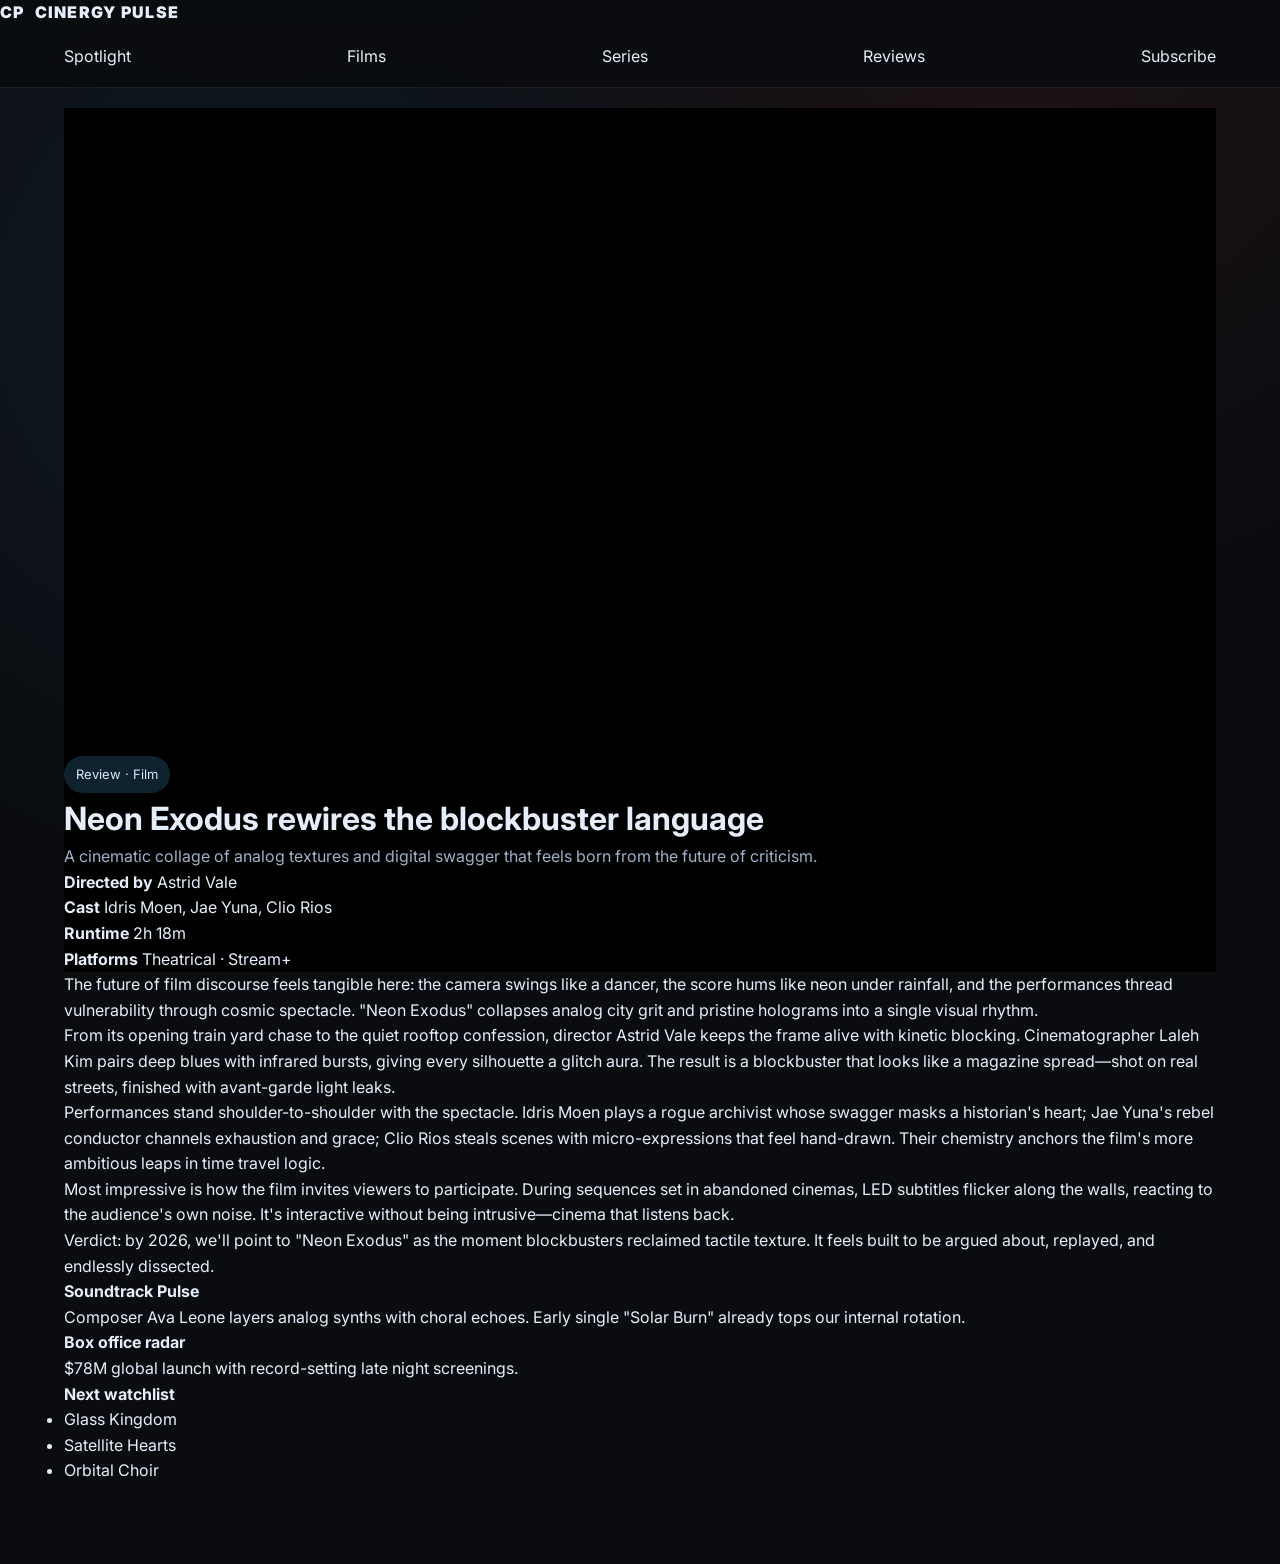
<file: article.html>
<!DOCTYPE html>
<html lang="en">
<head>
  <meta charset="UTF-8" />
  <meta name="viewport" content="width=device-width, initial-scale=1.0" />
  <title>Neon Exodus Review | Cinergy Pulse</title>
  <link rel="stylesheet" href="assets/css/styles.css" />
</head>
<body>
  <header>
    <div class="navbar">
      <div class="logo">
        <div class="logo-mark">CP</div>
        Cinergy Pulse
      </div>
      <nav class="nav-links">
        <a href="index.html">Spotlight</a>
        <a href="movies.html">Films</a>
        <a href="tv.html">Series</a>
        <a href="article.html">Reviews</a>
        <a class="cta" href="#">Subscribe</a>
      </nav>
    </div>
  </header>

  <main class="main">
    <div class="article-hero">
      <iframe src="https://www.youtube.com/embed/dQw4w9WgXcQ" title="Neon Exodus Trailer" allowfullscreen></iframe>
      <div class="article-meta">
        <div class="badge">Review · Film</div>
        <h1>Neon Exodus rewires the blockbuster language</h1>
        <p class="muted">A cinematic collage of analog textures and digital swagger that feels born from the future of criticism.</p>
        <div class="details-grid">
          <div class="pill"><strong>Directed by</strong> Astrid Vale</div>
          <div class="pill"><strong>Cast</strong> Idris Moen, Jae Yuna, Clio Rios</div>
          <div class="pill"><strong>Runtime</strong> 2h 18m</div>
          <div class="pill"><strong>Platforms</strong> Theatrical · Stream+</div>
        </div>
      </div>
    </div>

    <div class="article-layout">
      <article>
        <p>The future of film discourse feels tangible here: the camera swings like a dancer, the score hums like neon under rainfall, and the performances thread vulnerability through cosmic spectacle. "Neon Exodus" collapses analog city grit and pristine holograms into a single visual rhythm.</p>
        <p>From its opening train yard chase to the quiet rooftop confession, director Astrid Vale keeps the frame alive with kinetic blocking. Cinematographer Laleh Kim pairs deep blues with infrared bursts, giving every silhouette a glitch aura. The result is a blockbuster that looks like a magazine spread—shot on real streets, finished with avant-garde light leaks.</p>
        <p>Performances stand shoulder-to-shoulder with the spectacle. Idris Moen plays a rogue archivist whose swagger masks a historian's heart; Jae Yuna's rebel conductor channels exhaustion and grace; Clio Rios steals scenes with micro-expressions that feel hand-drawn. Their chemistry anchors the film's more ambitious leaps in time travel logic.</p>
        <p>Most impressive is how the film invites viewers to participate. During sequences set in abandoned cinemas, LED subtitles flicker along the walls, reacting to the audience's own noise. It's interactive without being intrusive—cinema that listens back.</p>
        <p>Verdict: by 2026, we'll point to "Neon Exodus" as the moment blockbusters reclaimed tactile texture. It feels built to be argued about, replayed, and endlessly dissected.</p>
      </article>

      <aside class="sidebar">
        <div class="sidebar-card">
          <h4>Soundtrack Pulse</h4>
          <p>Composer Ava Leone layers analog synths with choral echoes. Early single "Solar Burn" already tops our internal rotation.</p>
        </div>
        <div class="sidebar-card">
          <h4>Box office radar</h4>
          <p>$78M global launch with record-setting late night screenings.</p>
        </div>
        <div class="sidebar-card">
          <h4>Next watchlist</h4>
          <ul>
            <li><a href="https://youtu.be/T7HYjJ4yd_Y" target="_blank" rel="noreferrer">Glass Kingdom</a></li>
            <li><a href="https://youtu.be/1La4QzGeaaQ" target="_blank" rel="noreferrer">Satellite Hearts</a></li>
            <li><a href="https://youtu.be/qbkhKqVvy8U" target="_blank" rel="noreferrer">Orbital Choir</a></li>
          </ul>
        </div>
      </aside>
    </div>
  </main>
</body>
</html>
</file>
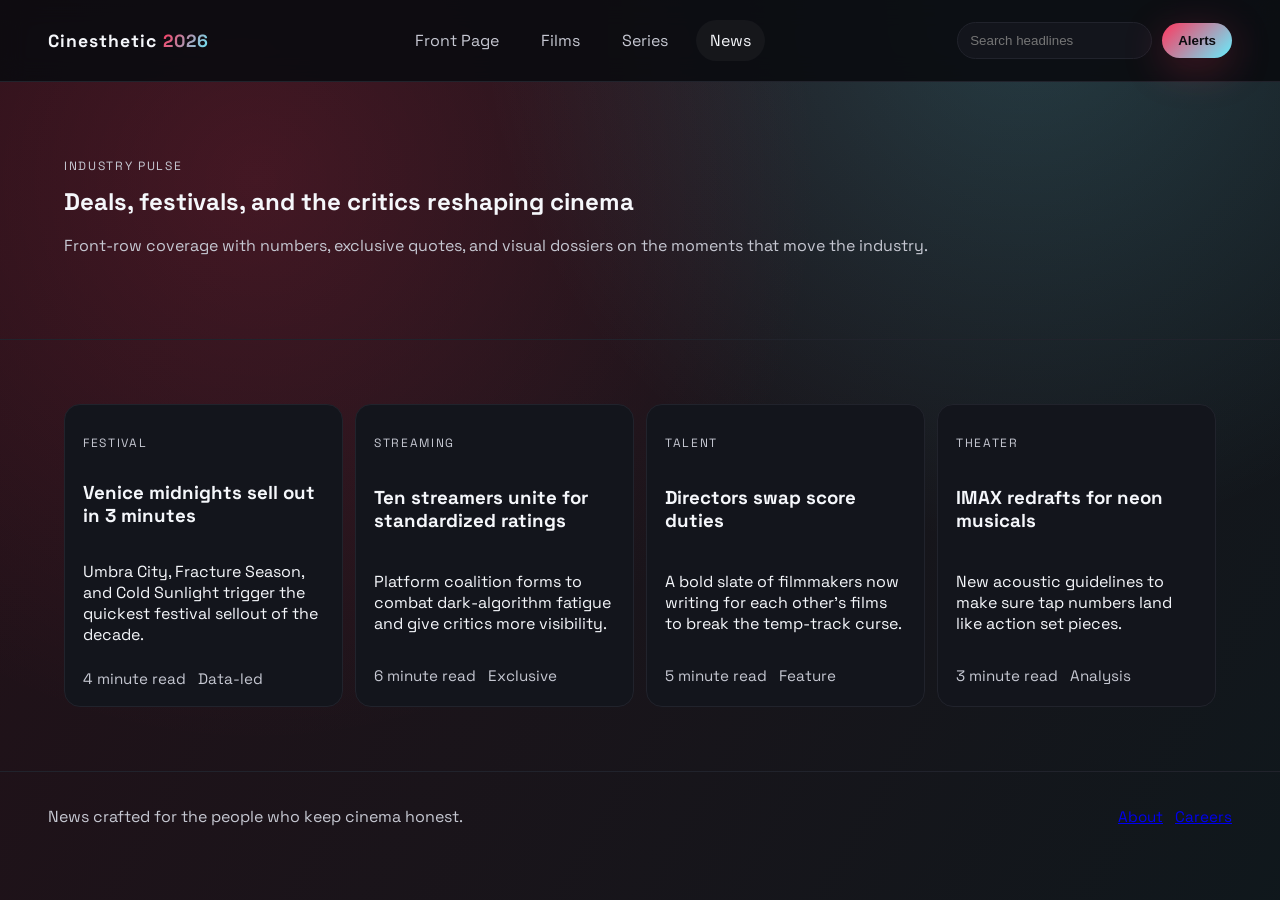
<file: news.html>
<!DOCTYPE html>
<html lang="en">
<head>
  <meta charset="UTF-8" />
  <meta name="viewport" content="width=device-width, initial-scale=1.0" />
  <title>Cinesthetic | News Pulse</title>
  <link rel="preconnect" href="https://fonts.googleapis.com">
  <link rel="preconnect" href="https://fonts.gstatic.com" crossorigin>
  <link href="https://fonts.googleapis.com/css2?family=Space+Grotesk:wght@400;500;600;700&display=swap" rel="stylesheet">
  <link rel="stylesheet" href="styles.css" />
</head>
<body class="page--dark">
  <header class="site-header">
    <div class="logo">Cinesthetic<span>2026</span></div>
    <nav class="main-nav">
      <a href="index.html">Front Page</a>
      <a href="movies.html">Films</a>
      <a href="tv.html">Series</a>
      <a href="news.html" class="active">News</a>
    </nav>
    <div class="header-actions">
      <input type="search" placeholder="Search headlines" aria-label="Search headlines" />
      <button class="pill-btn">Alerts</button>
    </div>
  </header>

  <main>
    <section class="page-hero">
      <div>
        <p class="kicker">Industry Pulse</p>
        <h1>Deals, festivals, and the critics reshaping cinema</h1>
        <p class="lede">Front-row coverage with numbers, exclusive quotes, and visual dossiers on the moments that move the industry.</p>
      </div>
    </section>

    <section class="news-grid" aria-label="Latest headlines">
      <article class="news-card">
        <p class="kicker">Festival</p>
        <h3>Venice midnights sell out in 3 minutes</h3>
        <p>Umbra City, Fracture Season, and Cold Sunlight trigger the quickest festival sellout of the decade.</p>
        <div class="meta-row"><span>4 minute read</span><span>Data-led</span></div>
      </article>
      <article class="news-card">
        <p class="kicker">Streaming</p>
        <h3>Ten streamers unite for standardized ratings</h3>
        <p>Platform coalition forms to combat dark-algorithm fatigue and give critics more visibility.</p>
        <div class="meta-row"><span>6 minute read</span><span>Exclusive</span></div>
      </article>
      <article class="news-card">
        <p class="kicker">Talent</p>
        <h3>Directors swap score duties</h3>
        <p>A bold slate of filmmakers now writing for each other's films to break the temp-track curse.</p>
        <div class="meta-row"><span>5 minute read</span><span>Feature</span></div>
      </article>
      <article class="news-card">
        <p class="kicker">Theater</p>
        <h3>IMAX redrafts for neon musicals</h3>
        <p>New acoustic guidelines to make sure tap numbers land like action set pieces.</p>
        <div class="meta-row"><span>3 minute read</span><span>Analysis</span></div>
      </article>
    </section>
  </main>

  <footer class="site-footer">
    <p>News crafted for the people who keep cinema honest.</p>
    <div class="meta-row">
      <a href="#">About</a>
      <a href="#">Careers</a>
    </div>
  </footer>
</body>
</html>
</file>
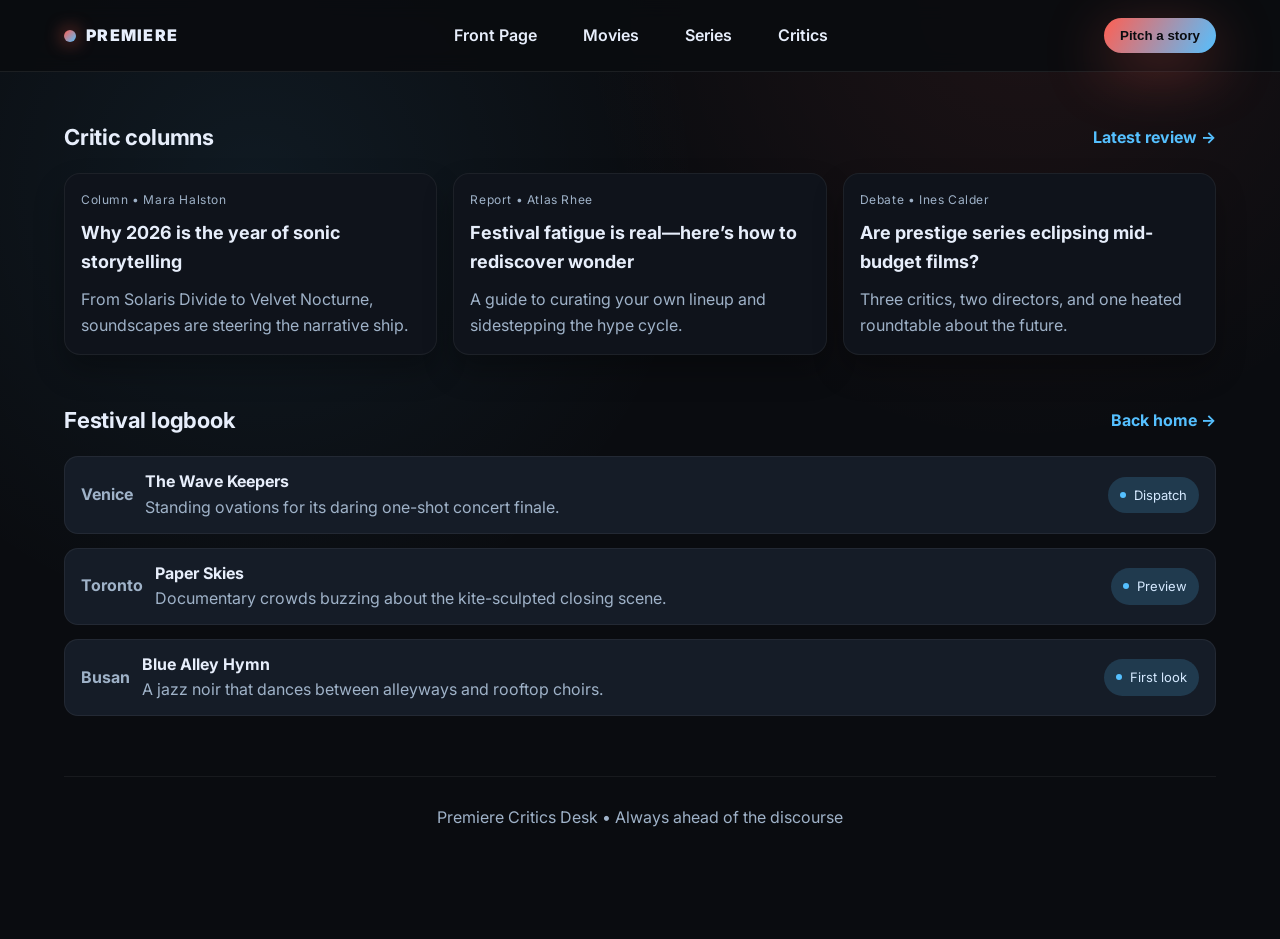
<file: reviews.html>
<!DOCTYPE html>
<html lang="en">
<head>
  <meta charset="UTF-8" />
  <meta name="viewport" content="width=device-width, initial-scale=1.0" />
  <title>Critics Desk | Premiere</title>
  <link rel="stylesheet" href="assets/css/styles.css" />
</head>
<body>
  <header>
    <nav>
      <div class="logo"><span class="spark"></span>Premiere</div>
      <ul>
        <li><a href="index.html">Front Page</a></li>
        <li><a href="movies.html">Movies</a></li>
        <li><a href="tv-article.html">Series</a></li>
        <li><a href="reviews.html" aria-current="page">Critics</a></li>
      </ul>
      <button class="cta-btn">Pitch a story</button>
    </nav>
  </header>
  <main>
    <section class="spotlight">
      <div class="section-title">
        <h2>Critic columns</h2>
        <a href="movie-article.html">Latest review →</a>
      </div>
      <div class="grid">
        <article class="card">
          <span class="eyebrow">Column • Mara Halston</span>
          <h3>Why 2026 is the year of sonic storytelling</h3>
          <p class="muted">From Solaris Divide to Velvet Nocturne, soundscapes are steering the narrative ship.</p>
        </article>
        <article class="card">
          <span class="eyebrow">Report • Atlas Rhee</span>
          <h3>Festival fatigue is real—here’s how to rediscover wonder</h3>
          <p class="muted">A guide to curating your own lineup and sidestepping the hype cycle.</p>
        </article>
        <article class="card">
          <span class="eyebrow">Debate • Ines Calder</span>
          <h3>Are prestige series eclipsing mid-budget films?</h3>
          <p class="muted">Three critics, two directors, and one heated roundtable about the future.</p>
        </article>
      </div>
    </section>

    <section class="grid-section">
      <div class="section-title">
        <h2>Festival logbook</h2>
        <a href="index.html">Back home →</a>
      </div>
      <div class="timeline-list">
        <div class="timeline-item">
          <span class="time">Venice</span>
          <div>
            <strong>The Wave Keepers</strong>
            <p class="muted">Standing ovations for its daring one-shot concert finale.</p>
          </div>
          <span class="badge"><span class="dot"></span>Dispatch</span>
        </div>
        <div class="timeline-item">
          <span class="time">Toronto</span>
          <div>
            <strong>Paper Skies</strong>
            <p class="muted">Documentary crowds buzzing about the kite-sculpted closing scene.</p>
          </div>
          <span class="badge"><span class="dot"></span>Preview</span>
        </div>
        <div class="timeline-item">
          <span class="time">Busan</span>
          <div>
            <strong>Blue Alley Hymn</strong>
            <p class="muted">A jazz noir that dances between alleyways and rooftop choirs.</p>
          </div>
          <span class="badge"><span class="dot"></span>First look</span>
        </div>
      </div>
    </section>
    <footer class="footer">Premiere Critics Desk • Always ahead of the discourse</footer>
  </main>
  <script src="assets/js/scripts.js"></script>
</body>
</html>
</file>
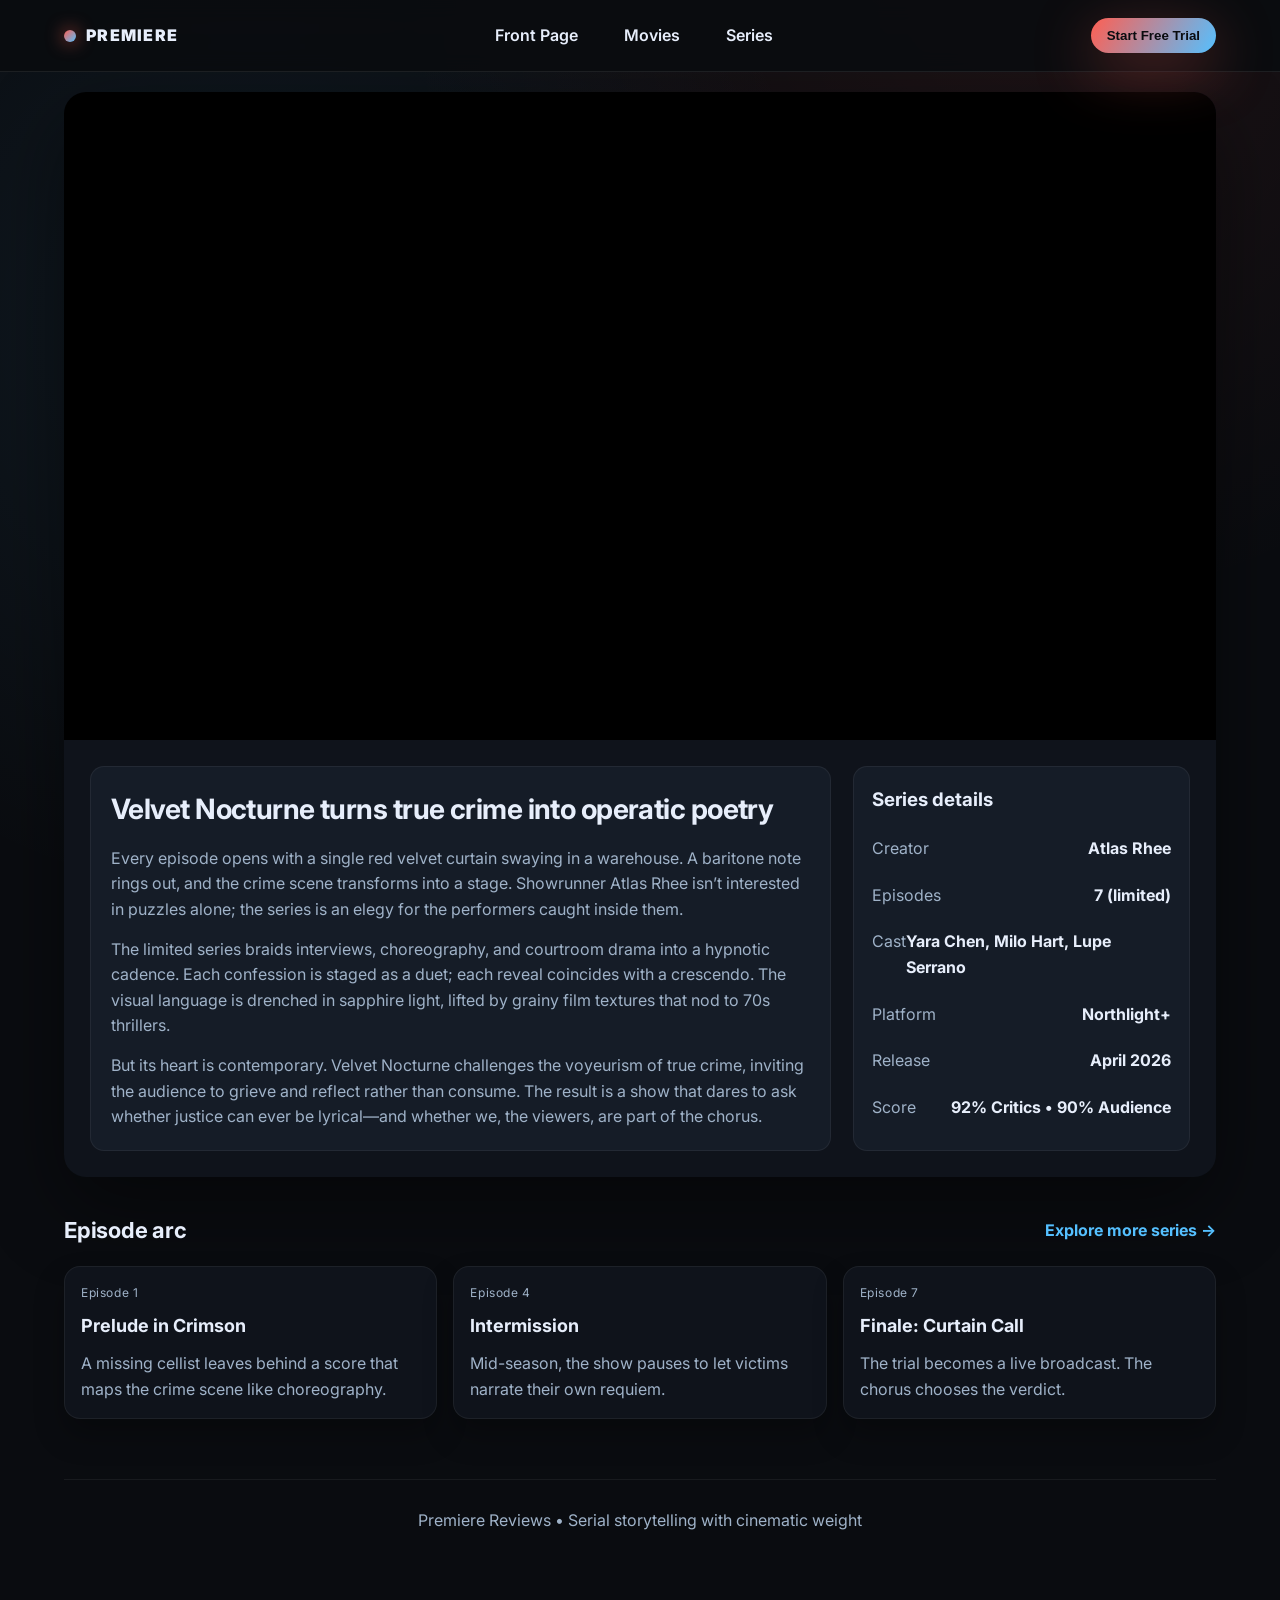
<file: tv-article.html>
<!DOCTYPE html>
<html lang="en">
<head>
  <meta charset="UTF-8" />
  <meta name="viewport" content="width=device-width, initial-scale=1.0" />
  <title>Velvet Nocturne — Series Review | Premiere</title>
  <link rel="stylesheet" href="assets/css/styles.css" />
</head>
<body>
  <header>
    <nav>
      <div class="logo"><span class="spark"></span>Premiere</div>
      <ul>
        <li><a href="index.html">Front Page</a></li>
        <li><a href="movies.html">Movies</a></li>
        <li><a href="tv-article.html" aria-current="page">Series</a></li>
      </ul>
      <button class="cta-btn">Start Free Trial</button>
    </nav>
  </header>
  <main>
    <section class="article-header">
      <div class="article-hero">
        <iframe src="https://www.youtube.com/embed/2m1drlOZSDw" title="Velvet Nocturne Trailer" allowfullscreen></iframe>
      </div>
      <div class="article-content">
        <article class="article-body">
          <h1>Velvet Nocturne turns true crime into operatic poetry</h1>
          <p>Every episode opens with a single red velvet curtain swaying in a warehouse. A baritone note rings out, and the crime scene transforms into a stage. Showrunner Atlas Rhee isn’t interested in puzzles alone; the series is an elegy for the performers caught inside them.</p>
          <p>The limited series braids interviews, choreography, and courtroom drama into a hypnotic cadence. Each confession is staged as a duet; each reveal coincides with a crescendo. The visual language is drenched in sapphire light, lifted by grainy film textures that nod to 70s thrillers.</p>
          <p>But its heart is contemporary. Velvet Nocturne challenges the voyeurism of true crime, inviting the audience to grieve and reflect rather than consume. The result is a show that dares to ask whether justice can ever be lyrical—and whether we, the viewers, are part of the chorus.</p>
        </article>
        <aside class="detail-panel">
          <h3>Series details</h3>
          <div class="detail-row"><span>Creator</span><strong>Atlas Rhee</strong></div>
          <div class="detail-row"><span>Episodes</span><strong>7 (limited)</strong></div>
          <div class="detail-row"><span>Cast</span><strong>Yara Chen, Milo Hart, Lupe Serrano</strong></div>
          <div class="detail-row"><span>Platform</span><strong>Northlight+</strong></div>
          <div class="detail-row"><span>Release</span><strong>April 2026</strong></div>
          <div class="detail-row"><span>Score</span><strong>92% Critics • 90% Audience</strong></div>
        </aside>
      </div>
    </section>

    <section class="spotlight" style="margin-top: 36px;">
      <div class="section-title"><h2>Episode arc</h2><a href="movies.html">Explore more series →</a></div>
      <div class="grid">
        <article class="card">
          <span class="eyebrow">Episode 1</span>
          <h3>Prelude in Crimson</h3>
          <p class="muted">A missing cellist leaves behind a score that maps the crime scene like choreography.</p>
        </article>
        <article class="card">
          <span class="eyebrow">Episode 4</span>
          <h3>Intermission</h3>
          <p class="muted">Mid-season, the show pauses to let victims narrate their own requiem.</p>
        </article>
        <article class="card">
          <span class="eyebrow">Episode 7</span>
          <h3>Finale: Curtain Call</h3>
          <p class="muted">The trial becomes a live broadcast. The chorus chooses the verdict.</p>
        </article>
      </div>
    </section>
    <footer class="footer">Premiere Reviews • Serial storytelling with cinematic weight</footer>
  </main>
  <script src="assets/js/scripts.js"></script>
</body>
</html>
</file>
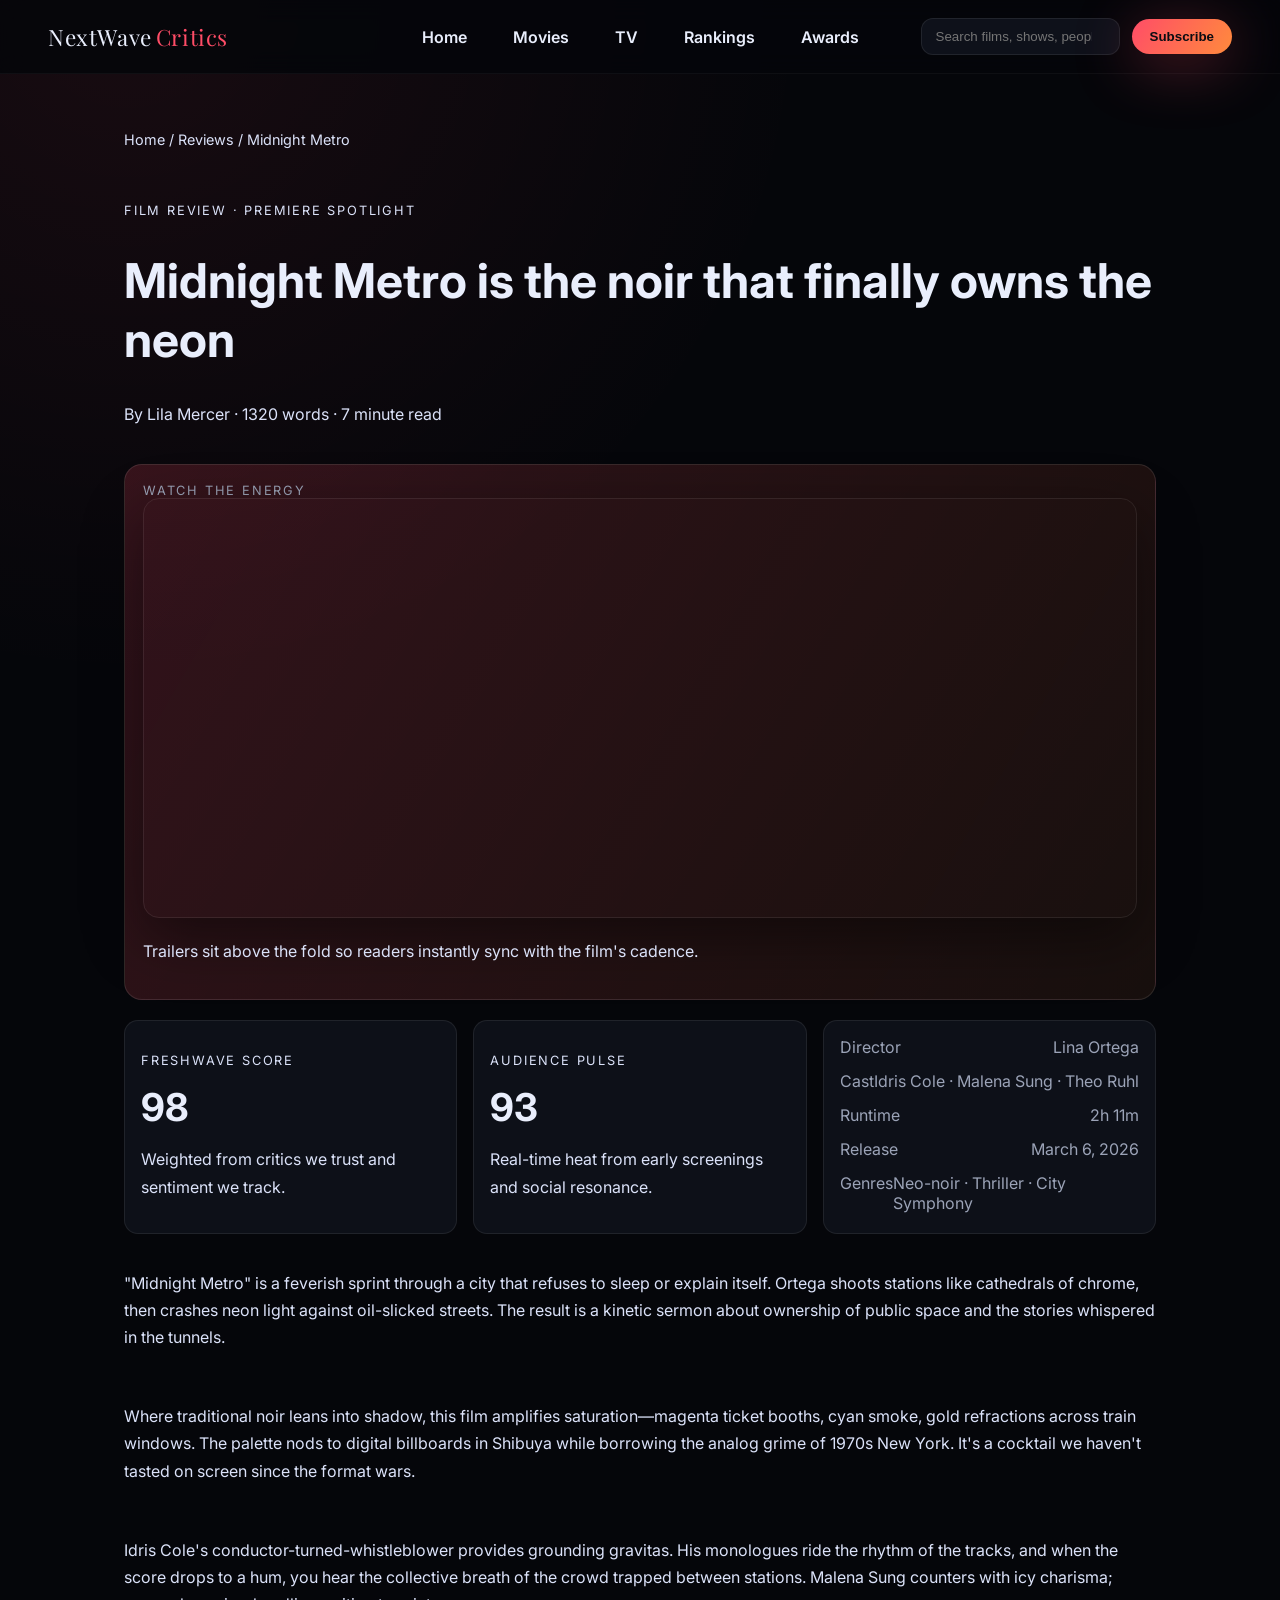
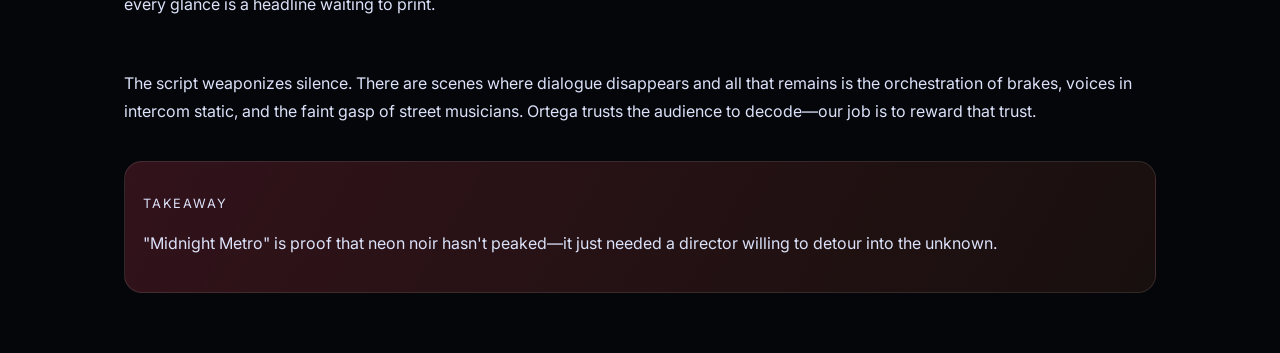
<file: pages/movie-article.html>
<!DOCTYPE html>
<html lang="en">
<head>
  <meta charset="UTF-8">
  <meta name="viewport" content="width=device-width, initial-scale=1.0">
  <title>Midnight Metro | Review & Deep Dive</title>
  <link rel="preconnect" href="https://fonts.googleapis.com">
  <link rel="preconnect" href="https://fonts.gstatic.com" crossorigin>
  <link href="https://fonts.googleapis.com/css2?family=Inter:wght@400;500;600;700&family=Playfair+Display:wght@600;700&display=swap" rel="stylesheet">
  <link rel="stylesheet" href="../assets/css/style.css">
  <style>
    body { background: radial-gradient(circle at 10% 0%, rgba(255,77,103,0.08), transparent 30%), var(--bg); }
    .article { max-width: 1080px; margin: 0 auto; padding: 40px 24px 60px; display: grid; gap: 20px; }
    .breadcrumbs { color: var(--muted); font-size: 0.9rem; }
    .header { display: grid; gap: 12px; }
    .header h1 { font-size: clamp(2rem, 4vw, 3rem); margin: 4px 0; }
    .byline { color: var(--muted); }
    .scorecard { display: grid; grid-template-columns: repeat(auto-fit, minmax(220px, 1fr)); gap: 16px; }
    .scorebox { background: var(--panel); border-radius: 14px; padding: 16px; border: 1px solid rgba(255,255,255,0.08); }
    .scorebox strong { font-size: 2.4rem; display: block; }
    .details { display: grid; gap: 10px; background: var(--panel); border-radius: 14px; padding: 16px; border: 1px solid rgba(255,255,255,0.08); }
    .details .row { display: flex; justify-content: space-between; color: var(--muted); }
    .callout { background: linear-gradient(120deg, rgba(255,77,103,0.18), rgba(255,138,61,0.08)); border-radius: 18px; padding: 18px; border: 1px solid rgba(255,255,255,0.1); }
    .article p { color: #dbe2f9; line-height: 1.7; }
    iframe { border-radius: 16px; border: 1px solid rgba(255,255,255,0.08); box-shadow: 0 20px 60px rgba(0,0,0,0.45); }
  </style>
</head>
<body>
  <header class="topbar">
    <div class="logo">NextWave<span>Critics</span></div>
    <nav>
      <a href="../index.html">Home</a>
      <a href="#">Movies</a>
      <a href="#">TV</a>
      <a href="#">Rankings</a>
      <a href="#">Awards</a>
    </nav>
    <div class="actions">
      <input type="search" placeholder="Search films, shows, people…">
      <button class="pill">Subscribe</button>
    </div>
  </header>

  <main class="article">
    <p class="breadcrumbs">Home / Reviews / Midnight Metro</p>
    <div class="header">
      <p class="eyebrow">Film Review · Premiere Spotlight</p>
      <h1>Midnight Metro is the noir that finally owns the neon</h1>
      <p class="byline">By Lila Mercer · 1320 words · 7 minute read</p>
    </div>

    <div class="callout">
      <div class="eyebrow">Watch the energy</div>
      <iframe width="100%" height="420" src="https://www.youtube.com/embed/dQw4w9WgXcQ" title="Midnight Metro trailer" allowfullscreen></iframe>
      <p class="muted">Trailers sit above the fold so readers instantly sync with the film's cadence.</p>
    </div>

    <div class="scorecard">
      <div class="scorebox">
        <p class="eyebrow">Freshwave Score</p>
        <strong>98</strong>
        <p class="muted">Weighted from critics we trust and sentiment we track.</p>
      </div>
      <div class="scorebox">
        <p class="eyebrow">Audience Pulse</p>
        <strong>93</strong>
        <p class="muted">Real-time heat from early screenings and social resonance.</p>
      </div>
      <div class="details">
        <div class="row"><span>Director</span><span>Lina Ortega</span></div>
        <div class="row"><span>Cast</span><span>Idris Cole · Malena Sung · Theo Ruhl</span></div>
        <div class="row"><span>Runtime</span><span>2h 11m</span></div>
        <div class="row"><span>Release</span><span>March 6, 2026</span></div>
        <div class="row"><span>Genres</span><span>Neo-noir · Thriller · City Symphony</span></div>
      </div>
    </div>

    <p>"Midnight Metro" is a feverish sprint through a city that refuses to sleep or explain itself. Ortega shoots stations like cathedrals of chrome, then crashes neon light against oil-slicked streets. The result is a kinetic sermon about ownership of public space and the stories whispered in the tunnels.</p>
    <p>Where traditional noir leans into shadow, this film amplifies saturation—magenta ticket booths, cyan smoke, gold refractions across train windows. The palette nods to digital billboards in Shibuya while borrowing the analog grime of 1970s New York. It's a cocktail we haven't tasted on screen since the format wars.</p>
    <p>Idris Cole's conductor-turned-whistleblower provides grounding gravitas. His monologues ride the rhythm of the tracks, and when the score drops to a hum, you hear the collective breath of the crowd trapped between stations. Malena Sung counters with icy charisma; every glance is a headline waiting to print.</p>
    <p>The script weaponizes silence. There are scenes where dialogue disappears and all that remains is the orchestration of brakes, voices in intercom static, and the faint gasp of street musicians. Ortega trusts the audience to decode—our job is to reward that trust.</p>

    <div class="callout">
      <p class="eyebrow">Takeaway</p>
      <p class="muted">"Midnight Metro" is proof that neon noir hasn't peaked—it just needed a director willing to detour into the unknown.</p>
    </div>
  </main>
</body>
</html>
</file>
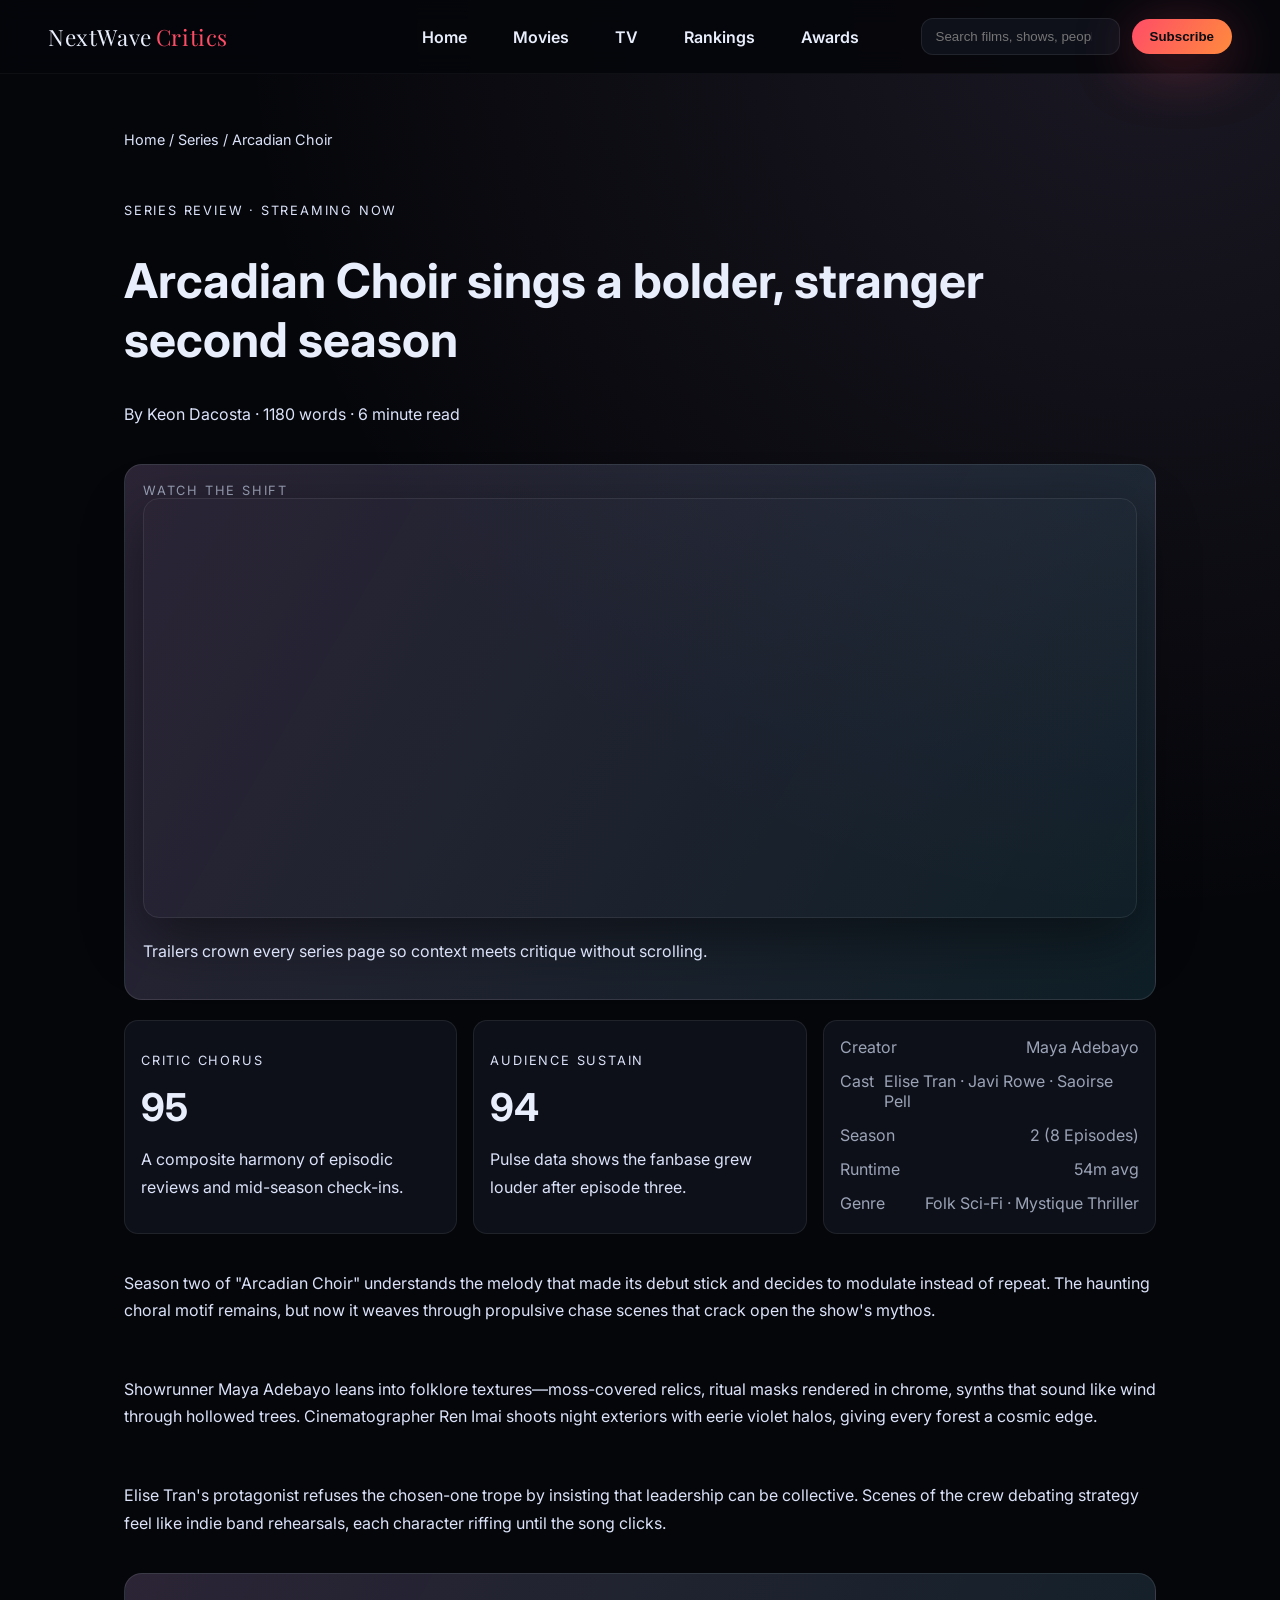
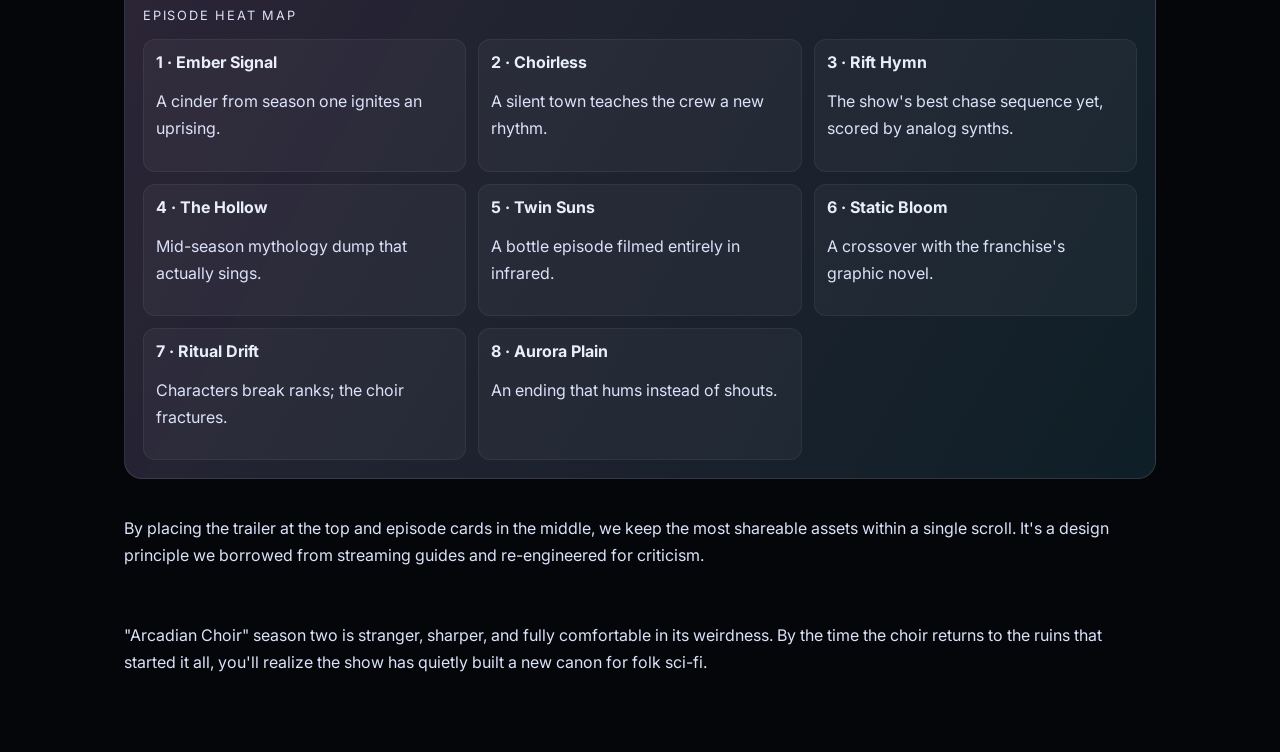
<file: pages/tv-article.html>
<!DOCTYPE html>
<html lang="en">
<head>
  <meta charset="UTF-8">
  <meta name="viewport" content="width=device-width, initial-scale=1.0">
  <title>Arcadian Choir | Season 2 Review</title>
  <link rel="preconnect" href="https://fonts.googleapis.com">
  <link rel="preconnect" href="https://fonts.gstatic.com" crossorigin>
  <link href="https://fonts.googleapis.com/css2?family=Inter:wght@400;500;600;700&family=Playfair+Display:wght@600;700&display=swap" rel="stylesheet">
  <link rel="stylesheet" href="../assets/css/style.css">
  <style>
    body { background: radial-gradient(circle at 90% 0%, rgba(216,180,255,0.10), transparent 35%), var(--bg); }
    .article { max-width: 1080px; margin: 0 auto; padding: 40px 24px 60px; display: grid; gap: 20px; }
    .breadcrumbs { color: var(--muted); font-size: 0.9rem; }
    .header { display: grid; gap: 12px; }
    .header h1 { font-size: clamp(2rem, 4vw, 3rem); margin: 4px 0; }
    .byline { color: var(--muted); }
    .scorecard { display: grid; grid-template-columns: repeat(auto-fit, minmax(220px, 1fr)); gap: 16px; }
    .scorebox { background: var(--panel); border-radius: 14px; padding: 16px; border: 1px solid rgba(255,255,255,0.08); }
    .scorebox strong { font-size: 2.4rem; display: block; }
    .details { display: grid; gap: 10px; background: var(--panel); border-radius: 14px; padding: 16px; border: 1px solid rgba(255,255,255,0.08); }
    .details .row { display: flex; justify-content: space-between; color: var(--muted); gap: 10px; }
    .callout { background: linear-gradient(120deg, rgba(216,180,255,0.18), rgba(90,214,255,0.12)); border-radius: 18px; padding: 18px; border: 1px solid rgba(255,255,255,0.1); }
    .article p { color: #dbe2f9; line-height: 1.7; }
    iframe { border-radius: 16px; border: 1px solid rgba(255,255,255,0.08); box-shadow: 0 20px 60px rgba(0,0,0,0.45); }
    .episode-grid { display: grid; grid-template-columns: repeat(auto-fit, minmax(240px, 1fr)); gap: 12px; }
    .episode { background: rgba(255,255,255,0.04); border-radius: 12px; padding: 12px; border: 1px solid rgba(255,255,255,0.06); }
  </style>
</head>
<body>
  <header class="topbar">
    <div class="logo">NextWave<span>Critics</span></div>
    <nav>
      <a href="../index.html">Home</a>
      <a href="#">Movies</a>
      <a href="#">TV</a>
      <a href="#">Rankings</a>
      <a href="#">Awards</a>
    </nav>
    <div class="actions">
      <input type="search" placeholder="Search films, shows, people…">
      <button class="pill">Subscribe</button>
    </div>
  </header>

  <main class="article">
    <p class="breadcrumbs">Home / Series / Arcadian Choir</p>
    <div class="header">
      <p class="eyebrow">Series Review · Streaming Now</p>
      <h1>Arcadian Choir sings a bolder, stranger second season</h1>
      <p class="byline">By Keon Dacosta · 1180 words · 6 minute read</p>
    </div>

    <div class="callout">
      <div class="eyebrow">Watch the shift</div>
      <iframe width="100%" height="420" src="https://www.youtube.com/embed/9bZkp7q19f0" title="Arcadian Choir trailer" allowfullscreen></iframe>
      <p class="muted">Trailers crown every series page so context meets critique without scrolling.</p>
    </div>

    <div class="scorecard">
      <div class="scorebox">
        <p class="eyebrow">Critic Chorus</p>
        <strong>95</strong>
        <p class="muted">A composite harmony of episodic reviews and mid-season check-ins.</p>
      </div>
      <div class="scorebox">
        <p class="eyebrow">Audience Sustain</p>
        <strong>94</strong>
        <p class="muted">Pulse data shows the fanbase grew louder after episode three.</p>
      </div>
      <div class="details">
        <div class="row"><span>Creator</span><span>Maya Adebayo</span></div>
        <div class="row"><span>Cast</span><span>Elise Tran · Javi Rowe · Saoirse Pell</span></div>
        <div class="row"><span>Season</span><span>2 (8 Episodes)</span></div>
        <div class="row"><span>Runtime</span><span>54m avg</span></div>
        <div class="row"><span>Genre</span><span>Folk Sci-Fi · Mystique Thriller</span></div>
      </div>
    </div>

    <p>Season two of "Arcadian Choir" understands the melody that made its debut stick and decides to modulate instead of repeat. The haunting choral motif remains, but now it weaves through propulsive chase scenes that crack open the show's mythos.</p>
    <p>Showrunner Maya Adebayo leans into folklore textures—moss-covered relics, ritual masks rendered in chrome, synths that sound like wind through hollowed trees. Cinematographer Ren Imai shoots night exteriors with eerie violet halos, giving every forest a cosmic edge.</p>
    <p>Elise Tran's protagonist refuses the chosen-one trope by insisting that leadership can be collective. Scenes of the crew debating strategy feel like indie band rehearsals, each character riffing until the song clicks.</p>

    <div class="callout">
      <p class="eyebrow">Episode heat map</p>
      <div class="episode-grid">
        <div class="episode"><strong>1 · Ember Signal</strong><p class="muted">A cinder from season one ignites an uprising.</p></div>
        <div class="episode"><strong>2 · Choirless</strong><p class="muted">A silent town teaches the crew a new rhythm.</p></div>
        <div class="episode"><strong>3 · Rift Hymn</strong><p class="muted">The show's best chase sequence yet, scored by analog synths.</p></div>
        <div class="episode"><strong>4 · The Hollow</strong><p class="muted">Mid-season mythology dump that actually sings.</p></div>
        <div class="episode"><strong>5 · Twin Suns</strong><p class="muted">A bottle episode filmed entirely in infrared.</p></div>
        <div class="episode"><strong>6 · Static Bloom</strong><p class="muted">A crossover with the franchise's graphic novel.</p></div>
        <div class="episode"><strong>7 · Ritual Drift</strong><p class="muted">Characters break ranks; the choir fractures.</p></div>
        <div class="episode"><strong>8 · Aurora Plain</strong><p class="muted">An ending that hums instead of shouts.</p></div>
      </div>
    </div>

    <p>By placing the trailer at the top and episode cards in the middle, we keep the most shareable assets within a single scroll. It's a design principle we borrowed from streaming guides and re-engineered for criticism.</p>
    <p>"Arcadian Choir" season two is stranger, sharper, and fully comfortable in its weirdness. By the time the choir returns to the ruins that started it all, you'll realize the show has quietly built a new canon for folk sci-fi.</p>
  </main>
</body>
</html>
</file>
<file: assets/css/styles.css>
@import url('https://fonts.googleapis.com/css2?family=Inter:wght@400;600;700;900&family=Space+Grotesk:wght@500;700&display=swap');

:root {
  --bg: #0a0c10;
  --panel: #0f131b;
  --panel-2: #151c27;
  --accent: #ff5f52;
  --accent-2: #55c0ff;
  --muted: #9fb2c8;
  --text: #e7eefb;
  --glow: 0 16px 60px rgba(255, 95, 82, 0.35);
  --radius: 22px;
}

* {
  box-sizing: border-box;
  margin: 0;
  padding: 0;
}

body {
  font-family: 'Inter', system-ui, -apple-system, BlinkMacSystemFont, 'Segoe UI', sans-serif;
  background: radial-gradient(circle at 20% 20%, rgba(85, 192, 255, 0.08), transparent 35%),
              radial-gradient(circle at 80% 0%, rgba(255, 95, 82, 0.08), transparent 32%),
              var(--bg);
  color: var(--text);
  min-height: 100vh;
  line-height: 1.6;
  padding-bottom: 60px;
}

a {
  color: inherit;
  text-decoration: none;
}

header {
  position: sticky;
  top: 0;
  z-index: 20;
  background: rgba(10, 12, 16, 0.92);
  backdrop-filter: blur(10px);
  border-bottom: 1px solid rgba(255, 255, 255, 0.08);
}

nav {
  max-width: 1200px;
  margin: 0 auto;
  display: flex;
  align-items: center;
  justify-content: space-between;
  padding: 18px 24px;
}

.logo {
  display: flex;
  align-items: center;
  gap: 10px;
  font-weight: 900;
  letter-spacing: 0.08em;
  text-transform: uppercase;
  color: var(--text);
}

.logo .spark {
  width: 12px;
  height: 12px;
  border-radius: 50%;
  background: linear-gradient(135deg, var(--accent), var(--accent-2));
  box-shadow: 0 0 18px rgba(255, 95, 82, 0.8);
}

nav ul {
  display: flex;
  gap: 22px;
  list-style: none;
  font-weight: 600;
}

nav li a {
  padding: 10px 12px;
  border-radius: 999px;
  transition: background 0.2s ease, color 0.2s ease;
}

nav li a:hover,
nav li a:focus-visible {
  background: rgba(85, 192, 255, 0.12);
  color: #fff;
}

.cta-btn {
  padding: 10px 16px;
  border-radius: 999px;
  background: linear-gradient(120deg, var(--accent), var(--accent-2));
  color: #0a0c10;
  font-weight: 700;
  border: none;
  cursor: pointer;
  box-shadow: var(--glow);
  transition: transform 0.2s ease, box-shadow 0.2s ease;
}

.cta-btn:hover { transform: translateY(-2px); }

main { max-width: 1200px; margin: 20px auto; padding: 0 24px; }

.hero {
  position: relative;
  overflow: hidden;
  border-radius: var(--radius);
  background: var(--panel);
  min-height: 520px;
  padding: 28px 28px 80px;
  display: grid;
  grid-template-columns: 1.2fr 1fr;
  gap: 18px;
  box-shadow: 0 25px 80px rgba(0, 0, 0, 0.45);
}

.hero::after {
  content: '';
  position: absolute;
  inset: 0;
  pointer-events: none;
  background: linear-gradient(120deg, rgba(255, 95, 82, 0.12), rgba(85, 192, 255, 0.12));
}

.slider {
  position: relative;
  height: 100%;
}

.slide {
  position: absolute;
  inset: 0;
  opacity: 0;
  transition: opacity 0.6s ease;
  border-radius: var(--radius);
  overflow: hidden;
  display: grid;
  grid-template-columns: 1fr;
}

.slide.active { opacity: 1; z-index: 1; }

.slide img {
  width: 100%;
  height: 320px;
  object-fit: cover;
  border-radius: var(--radius);
}

.slide-content {
  padding: 18px;
  background: linear-gradient(180deg, rgba(10, 12, 16, 0.85), rgba(10, 12, 16, 0.6));
  border-radius: var(--radius);
  position: relative;
  top: -42px;
  box-shadow: 0 30px 70px rgba(0, 0, 0, 0.4);
}

.badge {
  display: inline-flex;
  align-items: center;
  gap: 8px;
  background: rgba(85, 192, 255, 0.18);
  border-radius: 999px;
  padding: 8px 12px;
  font-size: 13px;
  color: #d5e9ff;
}

.badge .dot {
  width: 6px;
  height: 6px;
  background: var(--accent-2);
  border-radius: 50%;
}

.slide h1 {
  font-size: 30px;
  margin: 14px 0 12px;
  font-family: 'Space Grotesk', 'Inter', sans-serif;
  letter-spacing: -0.02em;
}

.slide p { color: var(--muted); margin-bottom: 14px; }
.muted { color: var(--muted); }

.meta-row { display: flex; align-items: center; gap: 14px; color: #d7e6f7; font-weight: 600; }

.meta-row span { display: inline-flex; align-items: center; gap: 8px; }

.slider-controls {
  position: absolute;
  right: 28px;
  bottom: 26px;
  display: flex;
  gap: 12px;
}

.slider-controls button {
  background: rgba(255, 255, 255, 0.08);
  border: none;
  width: 42px;
  height: 42px;
  border-radius: 12px;
  color: #fff;
  cursor: pointer;
  transition: background 0.2s ease, transform 0.2s ease;
}

.slider-controls button:hover { background: rgba(255, 255, 255, 0.12); transform: translateY(-2px); }

.spotlight,
.grid-section,
.timeline,
.review-callout { margin-top: 48px; }

.section-title {
  display: flex;
  align-items: center;
  justify-content: space-between;
  margin-bottom: 18px;
}

.section-title h2 { font-size: 22px; letter-spacing: -0.01em; }

.section-title a { color: var(--accent-2); font-weight: 700; }

.chip-row { display: flex; gap: 12px; flex-wrap: wrap; margin-top: 8px; }

.chip {
  background: rgba(255, 255, 255, 0.05);
  border: 1px solid rgba(255, 255, 255, 0.06);
  padding: 8px 14px;
  border-radius: 999px;
  font-weight: 600;
}

.grid {
  display: grid;
  grid-template-columns: repeat(auto-fit, minmax(240px, 1fr));
  gap: 16px;
}

.card {
  background: var(--panel);
  padding: 16px;
  border-radius: 16px;
  border: 1px solid rgba(255, 255, 255, 0.06);
  box-shadow: 0 16px 30px rgba(0, 0, 0, 0.28);
  display: flex;
  flex-direction: column;
  gap: 10px;
  transition: transform 0.2s ease, box-shadow 0.2s ease;
}

.card:hover {
  transform: translateY(-4px);
  box-shadow: 0 22px 50px rgba(0, 0, 0, 0.36);
}

.card img {
  width: 100%;
  height: 160px;
  object-fit: cover;
  border-radius: 12px;
}

.card .eyebrow { color: var(--muted); font-size: 12px; letter-spacing: 0.05em; }

.card h3 { font-size: 18px; }

.rating { color: #ffd166; font-weight: 700; }

.timeline-list { list-style: none; display: grid; gap: 14px; }

.timeline-item {
  display: grid;
  grid-template-columns: auto 1fr auto;
  gap: 12px;
  align-items: center;
  background: var(--panel-2);
  padding: 12px 16px;
  border-radius: 14px;
  border: 1px solid rgba(255, 255, 255, 0.06);
}

.timeline-item .time { color: var(--muted); font-weight: 700; }

.timeline-item strong { font-size: 16px; }

.review-callout {
  background: linear-gradient(120deg, rgba(255, 95, 82, 0.2), rgba(85, 192, 255, 0.18));
  border-radius: 18px;
  padding: 24px;
  display: grid;
  grid-template-columns: 2fr 1fr;
  gap: 14px;
  border: 1px solid rgba(255, 255, 255, 0.14);
}

.review-callout p { color: #0a0c10; font-weight: 600; }

.footer {
  margin-top: 60px;
  padding: 28px 0;
  border-top: 1px solid rgba(255, 255, 255, 0.06);
  color: var(--muted);
  text-align: center;
}

/* Article layout */
.article-header {
  background: var(--panel);
  border-radius: var(--radius);
  overflow: hidden;
  box-shadow: 0 30px 80px rgba(0, 0, 0, 0.45);
}

.article-hero {
  position: relative;
  padding-top: 56.25%;
  background: #000;
}

.article-hero iframe {
  position: absolute;
  inset: 0;
  width: 100%;
  height: 100%;
  border: none;
}

.article-content {
  padding: 26px;
  display: grid;
  grid-template-columns: 2.2fr 1fr;
  gap: 22px;
}

.article-body {
  background: var(--panel-2);
  padding: 20px;
  border-radius: 14px;
  border: 1px solid rgba(255, 255, 255, 0.06);
  display: grid;
  gap: 14px;
}

.article-body h1 { font-size: 28px; letter-spacing: -0.02em; }

.article-body p { color: var(--muted); }

.detail-panel {
  background: var(--panel-2);
  border-radius: 14px;
  padding: 18px;
  border: 1px solid rgba(255, 255, 255, 0.06);
  display: grid;
  gap: 10px;
}

.detail-row { display: flex; justify-content: space-between; color: var(--muted); }

.detail-row strong { color: var(--text); }

.cast-grid {
  display: grid;
  grid-template-columns: repeat(auto-fit, minmax(140px, 1fr));
  gap: 12px;
}

.cast-card {
  background: var(--panel);
  border-radius: 12px;
  padding: 12px;
  border: 1px solid rgba(255, 255, 255, 0.06);
}

.cast-card img {
  width: 100%;
  height: 180px;
  object-fit: cover;
  border-radius: 10px;
}

@media (max-width: 900px) {
  .hero { grid-template-columns: 1fr; min-height: 600px; }
  .article-content { grid-template-columns: 1fr; }
  nav ul { display: none; }
}

@media (max-width: 600px) {
  main { padding: 0 16px; }
  .slide h1 { font-size: 24px; }
  .review-callout { grid-template-columns: 1fr; }
}
</file>
<file: styles.css>
:root {
  --bg: #0b0c10;
  --panel: #13151c;
  --accent: #ff365d;
  --accent-2: #65f0ff;
  --text: #f5f7fb;
  --muted: #c6c8d2;
  --border: #21232c;
  --gradient: radial-gradient(circle at 20% 20%, rgba(255, 54, 93, 0.16), transparent 45%),
              radial-gradient(circle at 80% 0%, rgba(101, 240, 255, 0.18), transparent 40%),
              linear-gradient(120deg, rgba(255, 54, 93, 0.1), rgba(101, 240, 255, 0.05));
}

* { box-sizing: border-box; }

body {
  margin: 0;
  font-family: 'Space Grotesk', system-ui, sans-serif;
  background: var(--bg);
  color: var(--text);
  min-height: 100vh;
  background-image: var(--gradient);
}

.page--dark {
  color: var(--text);
}

.site-header {
  position: sticky;
  top: 0;
  z-index: 10;
  display: flex;
  align-items: center;
  justify-content: space-between;
  padding: 20px clamp(16px, 4vw, 48px);
  background: rgba(11, 12, 16, 0.9);
  backdrop-filter: blur(12px);
  border-bottom: 1px solid var(--border);
}

.logo {
  font-weight: 700;
  letter-spacing: 1px;
  display: flex;
  align-items: baseline;
  gap: 6px;
  font-size: 1.1rem;
}

.logo span {
  background: linear-gradient(120deg, var(--accent), var(--accent-2));
  -webkit-background-clip: text;
  color: transparent;
  font-weight: 700;
}

.main-nav {
  display: flex;
  gap: 14px;
}

.main-nav a {
  color: var(--muted);
  text-decoration: none;
  padding: 10px 14px;
  border-radius: 999px;
  transition: 0.3s ease;
}

.main-nav a.active, .main-nav a:hover {
  color: var(--text);
  background: rgba(255, 255, 255, 0.04);
}

.header-actions {
  display: flex;
  align-items: center;
  gap: 10px;
}

.header-actions input {
  background: var(--panel);
  border: 1px solid var(--border);
  color: var(--text);
  padding: 10px 12px;
  border-radius: 999px;
}

.pill-btn {
  background: linear-gradient(135deg, var(--accent), var(--accent-2));
  color: #0b0c10;
  border: none;
  padding: 10px 16px;
  border-radius: 999px;
  font-weight: 700;
  cursor: pointer;
  box-shadow: 0 10px 40px rgba(255, 54, 93, 0.25);
}

.hero-slider {
  position: relative;
  overflow: hidden;
  border-bottom: 1px solid var(--border);
}

.slider-track {
  display: grid;
  grid-auto-flow: column;
  grid-auto-columns: 100%;
  transition: transform 0.7s ease;
}

.slide {
  position: relative;
  padding: clamp(24px, 6vw, 80px);
  min-height: 80vh;
  display: grid;
  align-items: end;
  background-size: cover;
  background-position: center;
  background-image: var(--backdrop);
  isolation: isolate;
}

.slide::after {
  content: '';
  position: absolute;
  inset: 0;
  background: linear-gradient(180deg, rgba(11,12,16,0.1) 0%, rgba(11,12,16,0.9) 60%);
  z-index: 0;
}

.slide__content {
  position: relative;
  z-index: 1;
  max-width: 640px;
  backdrop-filter: blur(4px);
  padding: 20px;
  border-radius: 20px;
  border: 1px solid rgba(255,255,255,0.08);
  background: rgba(11,12,16,0.55);
}

.kicker {
  letter-spacing: 0.14em;
  text-transform: uppercase;
  font-size: 0.75rem;
  color: var(--muted);
}

h1, h2, h3, h4 {
  margin: 10px 0;
}

.lede {
  color: var(--muted);
  line-height: 1.6;
}

.meta-row {
  display: flex;
  gap: 12px;
  align-items: center;
  flex-wrap: wrap;
  color: var(--muted);
  font-size: 0.95rem;
}

.badge {
  background: rgba(255, 255, 255, 0.08);
  border: 1px solid rgba(255, 255, 255, 0.12);
  color: var(--text);
  padding: 6px 10px;
  border-radius: 999px;
  font-size: 0.85rem;
}

.badge--warning { color: #fbc531; border-color: rgba(251,197,49,0.4); }

.cta-row { display: flex; gap: 12px; margin-top: 12px; }

.primary, .ghost {
  display: inline-block;
  text-decoration: none;
  padding: 12px 16px;
  border-radius: 12px;
  font-weight: 600;
  transition: 0.25s ease;
}

.primary {
  background: linear-gradient(135deg, var(--accent), var(--accent-2));
  color: #0b0c10;
}

.ghost {
  color: var(--text);
  border: 1px solid var(--border);
}

.primary:hover, .ghost:hover { transform: translateY(-2px); }

.slider-controls {
  position: absolute;
  bottom: 32px;
  width: 100%;
  display: flex;
  justify-content: center;
  align-items: center;
  gap: 14px;
  z-index: 2;
}

.control {
  background: rgba(11,12,16,0.85);
  border: 1px solid var(--border);
  color: var(--text);
  padding: 8px 10px;
  border-radius: 10px;
  cursor: pointer;
}

.dot-row { display: flex; gap: 8px; }
.dot {
  width: 10px;
  height: 10px;
  border-radius: 50%;
  background: rgba(255,255,255,0.3);
  border: 1px solid var(--border);
}
.dot.active { background: linear-gradient(135deg, var(--accent), var(--accent-2)); }

.grid-section, .split-section, .page-hero, .masonry, .news-grid, .article-layout {
  padding: clamp(24px, 5vw, 64px);
  border-bottom: 1px solid var(--border);
}

.section-head {
  display: flex;
  align-items: center;
  justify-content: space-between;
  flex-wrap: wrap;
  gap: 10px;
}

.card-grid {
  display: grid;
  gap: 12px;
  grid-template-columns: repeat(auto-fit, minmax(280px, 1fr));
}

.pulse-card {
  background: var(--panel);
  border: 1px solid var(--border);
  border-radius: 16px;
  padding: 18px;
  display: grid;
  grid-template-columns: auto 1fr;
  gap: 12px;
}

.pulse-card .rank {
  font-size: 2rem;
  margin: 0;
  color: var(--accent);
  font-weight: 700;
}

.split-section {
  display: grid;
  grid-template-columns: repeat(auto-fit, minmax(320px, 1fr));
  gap: 24px;
  align-items: center;
}

.stack { display: grid; gap: 12px; }

.review-card {
  background: var(--panel);
  border: 1px solid var(--border);
  border-radius: 16px;
  padding: 18px;
}

.page-hero {
  display: grid;
  grid-template-columns: repeat(auto-fit, minmax(320px, 1fr));
  gap: 24px;
  align-items: end;
}

.tag-cloud { display: flex; flex-wrap: wrap; gap: 10px; }
.tag {
  border: 1px solid var(--border);
  padding: 8px 12px;
  border-radius: 10px;
  color: var(--muted);
}

.masonry {
  display: grid;
  grid-template-columns: repeat(auto-fit, minmax(260px, 1fr));
  gap: 16px;
}

.tile {
  background: var(--panel);
  border: 1px solid var(--border);
  border-radius: 18px;
  overflow: hidden;
  display: grid;
  grid-template-rows: 200px 1fr;
}

.tile__art { background-size: cover; background-position: center; }

.tile__body { padding: 16px; display: grid; gap: 8px; }

.timeline { display: grid; gap: 14px; }
.timeline__item {
  background: var(--panel);
  border: 1px solid var(--border);
  border-radius: 16px;
  display: grid;
  grid-template-columns: 120px 1fr;
  gap: 12px;
  padding: 16px;
}

.timeline__date { font-weight: 700; color: var(--accent); }

.news-grid {
  display: grid;
  grid-template-columns: repeat(auto-fit, minmax(260px, 1fr));
  gap: 12px;
}

.news-card {
  background: var(--panel);
  border: 1px solid var(--border);
  border-radius: 16px;
  padding: 18px;
  display: grid;
  gap: 8px;
}

.article-layout { display: grid; gap: 24px; }
.trailer-embed {
  display: grid;
  grid-template-columns: repeat(auto-fit, minmax(320px, 1fr));
  gap: 20px;
  align-items: center;
}

.video-frame {
  position: relative;
  padding-top: 56.25%;
  border-radius: 16px;
  overflow: hidden;
  box-shadow: 0 30px 60px rgba(0, 0, 0, 0.35);
}

.video-frame iframe {
  position: absolute;
  top: 0;
  left: 0;
  width: 100%;
  height: 100%;
}

.article-body {
  display: grid;
  grid-template-columns: 2fr 1fr;
  gap: 24px;
}

.article-body article {
  background: var(--panel);
  border: 1px solid var(--border);
  border-radius: 16px;
  padding: 20px;
  line-height: 1.7;
}

.dropcap {
  font-size: 2.4rem;
  font-weight: 700;
  margin: 0 12px 0 0;
  float: left;
}

blockquote {
  border-left: 3px solid var(--accent);
  padding-left: 14px;
  color: var(--muted);
  font-style: italic;
}

.info-panel {
  display: grid;
  gap: 12px;
}

.panel-block {
  background: var(--panel);
  border: 1px solid var(--border);
  border-radius: 14px;
  padding: 16px;
}

.panel-block ul {
  list-style: none;
  margin: 0;
  padding: 0;
  color: var(--muted);
  display: grid;
  gap: 6px;
}

.site-footer {
  padding: 18px clamp(16px, 4vw, 48px);
  color: var(--muted);
  display: flex;
  align-items: center;
  justify-content: space-between;
  flex-wrap: wrap;
  gap: 10px;
}

@media (max-width: 900px) {
  .article-body { grid-template-columns: 1fr; }
  .timeline__item { grid-template-columns: 1fr; }
  .site-header { flex-wrap: wrap; gap: 10px; }
  .main-nav { flex-wrap: wrap; }
}
</file>
<file: assets/css/style.css>
:root {
  --bg: #05060a;
  --card: #0c0e14;
  --panel: #0d1018;
  --text: #e9eefc;
  --muted: #9ba3b7;
  --accent: #ff4d67;
  --glow: 0 10px 60px rgba(255, 77, 103, 0.35);
  --radius: 18px;
}

* {
  box-sizing: border-box;
}

body {
  margin: 0;
  font-family: 'Inter', system-ui, -apple-system, sans-serif;
  background: radial-gradient(circle at 20% 20%, rgba(255, 77, 103, 0.08), transparent 40%),
              radial-gradient(circle at 80% 0%, rgba(90, 214, 255, 0.05), transparent 35%),
              var(--bg);
  color: var(--text);
  min-height: 100vh;
}

a {
  color: inherit;
  text-decoration: none;
}

.topbar {
  position: sticky;
  top: 0;
  z-index: 10;
  display: grid;
  grid-template-columns: 1fr auto 1fr;
  align-items: center;
  padding: 18px 48px;
  background: rgba(5, 6, 10, 0.9);
  backdrop-filter: blur(12px);
  border-bottom: 1px solid rgba(255, 255, 255, 0.04);
}

.logo {
  font-family: 'Playfair Display', serif;
  font-size: 1.4rem;
  letter-spacing: 0.6px;
}

.logo span {
  color: var(--accent);
  margin-left: 4px;
}

nav {
  display: flex;
  gap: 18px;
  justify-content: center;
  font-weight: 600;
}

nav a {
  padding: 8px 14px;
  border-radius: 12px;
  transition: all 0.2s ease;
}

nav a:hover {
  background: rgba(255, 255, 255, 0.06);
}

.actions {
  display: flex;
  gap: 12px;
  justify-content: flex-end;
  align-items: center;
}

.actions input {
  background: #0e111a;
  border: 1px solid rgba(255, 255, 255, 0.08);
  color: var(--text);
  padding: 10px 14px;
  border-radius: 12px;
}

.pill {
  background: linear-gradient(120deg, var(--accent), #ff8a3d);
  color: #0b0c12;
  border: none;
  border-radius: 999px;
  padding: 10px 18px;
  font-weight: 700;
  cursor: pointer;
  box-shadow: var(--glow);
  transition: transform 0.15s ease, box-shadow 0.15s ease;
}

.pill:hover {
  transform: translateY(-1px);
  box-shadow: 0 15px 40px rgba(255, 77, 103, 0.4);
}

.pill.ghost {
  background: transparent;
  color: var(--text);
  border: 1px solid rgba(255, 255, 255, 0.15);
  box-shadow: none;
}

.hero {
  padding: 60px 48px 32px;
}

.hero-slider {
  position: relative;
  overflow: hidden;
  border-radius: 26px;
  background: linear-gradient(135deg, rgba(255, 255, 255, 0.05), rgba(255, 255, 255, 0.01));
  border: 1px solid rgba(255, 255, 255, 0.05);
  display: grid;
}

.slide {
  display: grid;
  grid-template-columns: repeat(auto-fit, minmax(300px, 1fr));
  gap: 24px;
  padding: 40px 48px;
  align-items: center;
  min-height: 420px;
  opacity: 0;
  transform: translateX(10%);
  transition: opacity 0.4s ease, transform 0.45s ease;
}

.slide.active {
  opacity: 1;
  transform: translateX(0);
}

.slide-meta h1 {
  font-size: clamp(2.2rem, 4vw, 3.4rem);
  margin: 12px 0 10px;
}

.slide-meta .lede {
  font-size: 1.05rem;
  color: var(--muted);
  max-width: 540px;
}

.eyebrow {
  text-transform: uppercase;
  letter-spacing: 1.8px;
  font-size: 0.8rem;
  color: var(--muted);
}

.chips {
  display: flex;
  gap: 10px;
  flex-wrap: wrap;
  margin: 18px 0;
}

.chips span, .chips li {
  background: rgba(255, 255, 255, 0.06);
  border: 1px solid rgba(255, 255, 255, 0.08);
  padding: 8px 12px;
  border-radius: 12px;
  color: var(--text);
  font-weight: 600;
}

.ghost {
  display: inline-flex;
  align-items: center;
  gap: 8px;
  color: var(--text);
  font-weight: 700;
  letter-spacing: 0.2px;
  padding: 10px 0;
}

.slide-visual {
  position: relative;
  background: radial-gradient(circle at 20% 20%, rgba(255, 255, 255, 0.06), rgba(255, 255, 255, 0.01));
  border-radius: 20px;
  min-height: 360px;
  overflow: hidden;
  border: 1px solid rgba(255, 255, 255, 0.05);
}

.gradient-blur::after {
  content: '';
  position: absolute;
  inset: 0;
  background: radial-gradient(circle at 70% 30%, var(--accent), transparent 50%);
  opacity: 0.35;
  filter: blur(30px);
}

.gradient-blur.blue::after { background: radial-gradient(circle at 70% 30%, #5ad6ff, transparent 50%); }
.gradient-blur.violet::after { background: radial-gradient(circle at 70% 30%, #d8b4ff, transparent 50%); }

.tag {
  position: absolute;
  top: 16px;
  left: 16px;
  padding: 8px 12px;
  background: rgba(0, 0, 0, 0.55);
  border-radius: 10px;
  border: 1px solid rgba(255, 255, 255, 0.08);
}

.aurora {
  position: absolute;
  width: 260px;
  height: 260px;
  background: conic-gradient(from 120deg, transparent 0deg, rgba(255,255,255,0.3), transparent 220deg);
  border-radius: 50%;
  filter: blur(40px);
  inset: 20% auto auto 20%;
  animation: rotate 16s linear infinite;
}

.orbit {
  position: absolute;
  inset: 15% 15% auto auto;
  width: 220px;
  height: 220px;
  border: 1px dashed rgba(255, 255, 255, 0.2);
  border-radius: 50%;
}

.planet {
  position: absolute;
  width: 34px;
  height: 34px;
  background: var(--accent);
  border-radius: 50%;
  box-shadow: var(--glow);
  inset: 10% auto auto 60%;
  animation: bounce 4s ease-in-out infinite;
}

.glasscard {
  position: absolute;
  bottom: 18px;
  right: 18px;
  padding: 16px;
  background: rgba(0, 0, 0, 0.45);
  border-radius: 14px;
  border: 1px solid rgba(255, 255, 255, 0.12);
  min-width: 180px;
  backdrop-filter: blur(12px);
}

.glasscard .label { color: var(--muted); margin: 0 0 8px; }
.meter { width: 100%; height: 8px; background: rgba(255, 255, 255, 0.08); border-radius: 999px; overflow: hidden; }
.meter div { height: 100%; background: linear-gradient(120deg, var(--accent), #ff8a3d); }
.score { font-weight: 800; margin: 8px 0 0; }

.slider-dots {
  display: flex;
  gap: 10px;
  justify-content: center;
  padding: 14px 0 0;
}

.slider-dots button {
  width: 12px;
  height: 12px;
  border-radius: 50%;
  border: 1px solid rgba(255, 255, 255, 0.4);
  background: transparent;
  cursor: pointer;
  transition: transform 0.2s ease, background 0.2s ease;
}

.slider-dots button.active {
  background: var(--accent);
  transform: scale(1.15);
}

main {
  display: flex;
  flex-direction: column;
  gap: 36px;
  padding-bottom: 60px;
}

.grid {
  display: grid;
  gap: 18px;
  padding: 0 48px;
}

.grid.three { grid-template-columns: repeat(auto-fit, minmax(240px, 1fr)); }

.panel {
  background: var(--panel);
  border-radius: var(--radius);
  padding: 20px 22px;
  border: 1px solid rgba(255, 255, 255, 0.04);
  box-shadow: 0 20px 60px rgba(0, 0, 0, 0.35);
}

.muted { color: var(--muted); }

.ticker { margin-top: 16px; display: grid; gap: 10px; }
.ticker-row { display: flex; align-items: center; gap: 10px; justify-content: space-between; background: rgba(255, 255, 255, 0.04); padding: 10px 12px; border-radius: 12px; }
.ticker-row .pill { padding: 6px 10px; box-shadow: none; background: rgba(255, 255, 255, 0.08); color: var(--text); }
.ticker-row .pill.soft { background: rgba(255, 255, 255, 0.04); }

.stackd, .stacked { display: grid; gap: 12px; }

.split {
  display: grid;
  grid-template-columns: 2fr 1fr;
  gap: 24px;
  padding: 0 48px;
}

.feature-grid { display: grid; grid-template-columns: repeat(auto-fit, minmax(240px, 1fr)); gap: 14px; margin-top: 14px; }
.feature { background: var(--panel); padding: 16px; border-radius: 14px; border: 1px solid rgba(255, 255, 255, 0.05); }
.feature .tag { display: inline-block; position: static; background: rgba(255, 255, 255, 0.06); border: 1px solid rgba(255, 255, 255, 0.08); }
.feature h3 { margin: 8px 0; }

.right { display: grid; gap: 14px; }
.live-card { background: rgba(255, 255, 255, 0.04); padding: 14px; border-radius: 12px; border: 1px solid rgba(255, 255, 255, 0.06); display: flex; align-items: center; justify-content: space-between; gap: 12px; }
.live-card.highlight { background: linear-gradient(120deg, rgba(255, 77, 103, 0.15), rgba(255, 138, 61, 0.08)); }
.live-card h4 { margin: 4px 0; }

.gallery { padding: 0 48px; }
.reel { display: grid; grid-template-columns: repeat(auto-fit, minmax(180px, 1fr)); gap: 14px; }
.reel figure { margin: 0; display: grid; gap: 8px; }
.card { height: 160px; border-radius: 14px; background: linear-gradient(135deg, rgba(255,255,255,0.06), rgba(255,255,255,0.02)); border: 1px solid rgba(255, 255, 255, 0.06); position: relative; overflow: hidden; }
.card::before { content:''; position:absolute; inset:-20%; background: radial-gradient(circle at 30% 20%, rgba(255,255,255,0.18), transparent 50%); filter: blur(12px); }
.card.neon { background: linear-gradient(140deg, rgba(255,77,103,0.5), rgba(255,255,255,0.05)); }
.card.teal { background: linear-gradient(140deg, rgba(90,214,255,0.45), rgba(255,255,255,0.05)); }
.card.gold { background: linear-gradient(140deg, rgba(255,200,87,0.45), rgba(255,255,255,0.05)); }
.card.rose { background: linear-gradient(140deg, rgba(255,138,171,0.45), rgba(255,255,255,0.05)); }

footer {
  background: #05060a;
  border-top: 1px solid rgba(255, 255, 255, 0.06);
  padding: 36px 48px 48px;
  display: grid;
  gap: 24px;
  grid-template-columns: repeat(auto-fit, minmax(220px, 1fr));
}

footer ul { padding: 0; list-style: none; display: grid; gap: 8px; }
footer h4 { margin: 0 0 8px; }
.newsletter { display: flex; gap: 8px; }
.newsletter input { flex: 1; border-radius: 12px; border: 1px solid rgba(255,255,255,0.08); background: #0e111a; color: var(--text); padding: 10px 12px; }

.hero, .grid, .split, .gallery { max-width: 1240px; margin: 0 auto; width: calc(100% - 24px); }

@media (max-width: 960px) {
  .topbar { grid-template-columns: 1fr; gap: 10px; }
  .actions { justify-content: flex-start; flex-wrap: wrap; }
  nav { justify-content: flex-start; flex-wrap: wrap; }
  .split { grid-template-columns: 1fr; }
  .hero { padding-top: 30px; }
}

@keyframes rotate { to { transform: rotate(360deg); } }
@keyframes bounce { 0%, 100% { transform: translateY(0); } 50% { transform: translateY(-10px); } }
</file>
